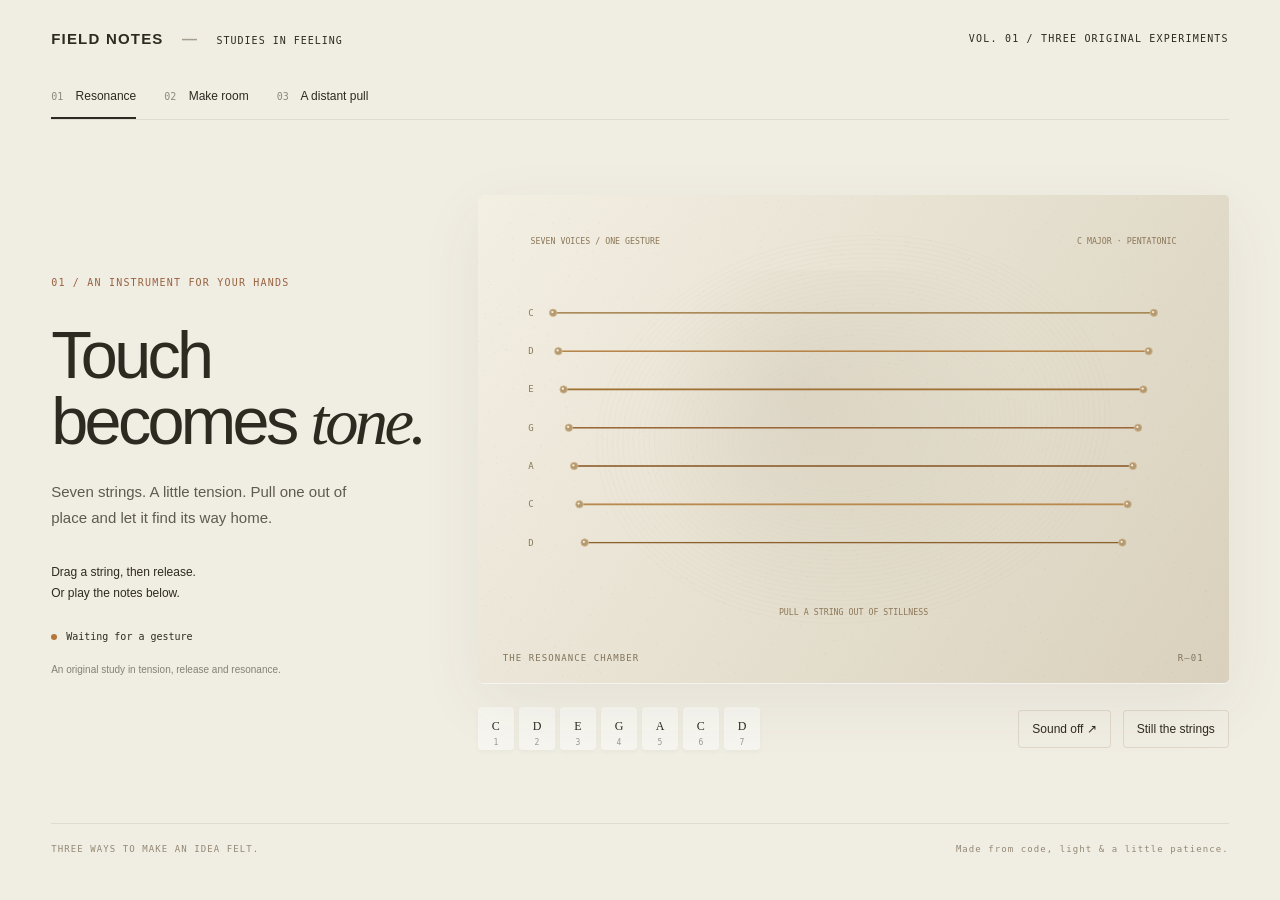
<file: design-visual-experiences/assets/benchmark-lab/index.html>
<!doctype html><html lang="en"><head><meta charset="utf-8"><meta name="viewport" content="width=device-width,initial-scale=1"><title>Studies in feeling — Motion benchmarks</title><link rel="stylesheet" href="style.css"></head><body data-study="strings">
<header><a class="brand" href="#main">FIELD NOTES <span>—</span> <small>STUDIES IN FEELING</small></a><span class="edition">VOL. 01 / THREE ORIGINAL EXPERIMENTS</span></header>
<nav aria-label="Choose an experience"><button data-study="strings" aria-pressed="true"><span>01</span> Resonance</button><button data-study="film" aria-pressed="false"><span>02</span> Make room</button><button data-study="tides" aria-pressed="false"><span>03</span> A distant pull</button></nav>
<main id="main"><section class="intro"><p class="eyebrow" id="eyebrow">01 / AN INSTRUMENT FOR YOUR HANDS</p><h1 id="headline">Touch becomes <em>tone.</em></h1><p id="description">Seven strings. A little tension. Pull one out of place and let it find its way home.</p><div class="instruction" id="instruction">Drag a string, then release.<br>Or play the notes below.</div><div class="status"><span class="light"></span><span id="status" aria-live="polite">Waiting for a gesture</span></div><div class="detail" id="detail">An original study in tension, release and resonance.</div></section>
<section class="work" aria-label="Experience"><div class="stage"><canvas id="canvas" width="1000" height="650" role="img" aria-label="Seven horizontal strings. Use the note buttons to play without dragging."></canvas><div class="stage-caption"><span id="caption">THE RESONANCE CHAMBER</span><span id="code">R—01</span></div></div>
<div class="controls" id="strings-controls"><div class="notes" aria-label="Play a note"><button data-note="0">C<small>1</small></button><button data-note="1">D<small>2</small></button><button data-note="2">E<small>3</small></button><button data-note="3">G<small>4</small></button><button data-note="4">A<small>5</small></button><button data-note="5">C<small>6</small></button><button data-note="6">D<small>7</small></button></div><button id="sound" aria-pressed="false">Sound off ↗</button><button id="reset-strings">Still the strings</button></div>
<div class="controls" id="film-controls" hidden><button id="play">Play film ↗</button><label class="range-label">Position<input id="timeline" type="range" min="0" max="12" step="0.01" value="0"></label><output id="timecode">00.00 / 12.00</output><button id="replay">Replay</button></div>
<div class="controls" id="tides-controls" hidden><label class="range-label">Moon angle<input id="moon" type="range" min="0" max="360" step="1" value="25"></label><button id="aligned">Aligned</button><button id="quarter">Right angle</button><label class="check"><input id="solar" type="checkbox" checked> Add the Sun</label></div>
<p id="comparison" class="comparison" aria-live="polite"></p></section></main><footer><span>THREE WAYS TO MAKE AN IDEA FELT.</span><span>Made from code, light & a little patience.</span><a id="source" href="https://oceanservice.noaa.gov/facts/springtide.html" target="_blank" rel="noreferrer" hidden>About spring & neap tides ↗</a></footer><script type="module" src="app.mjs"></script></body></html>
</file>
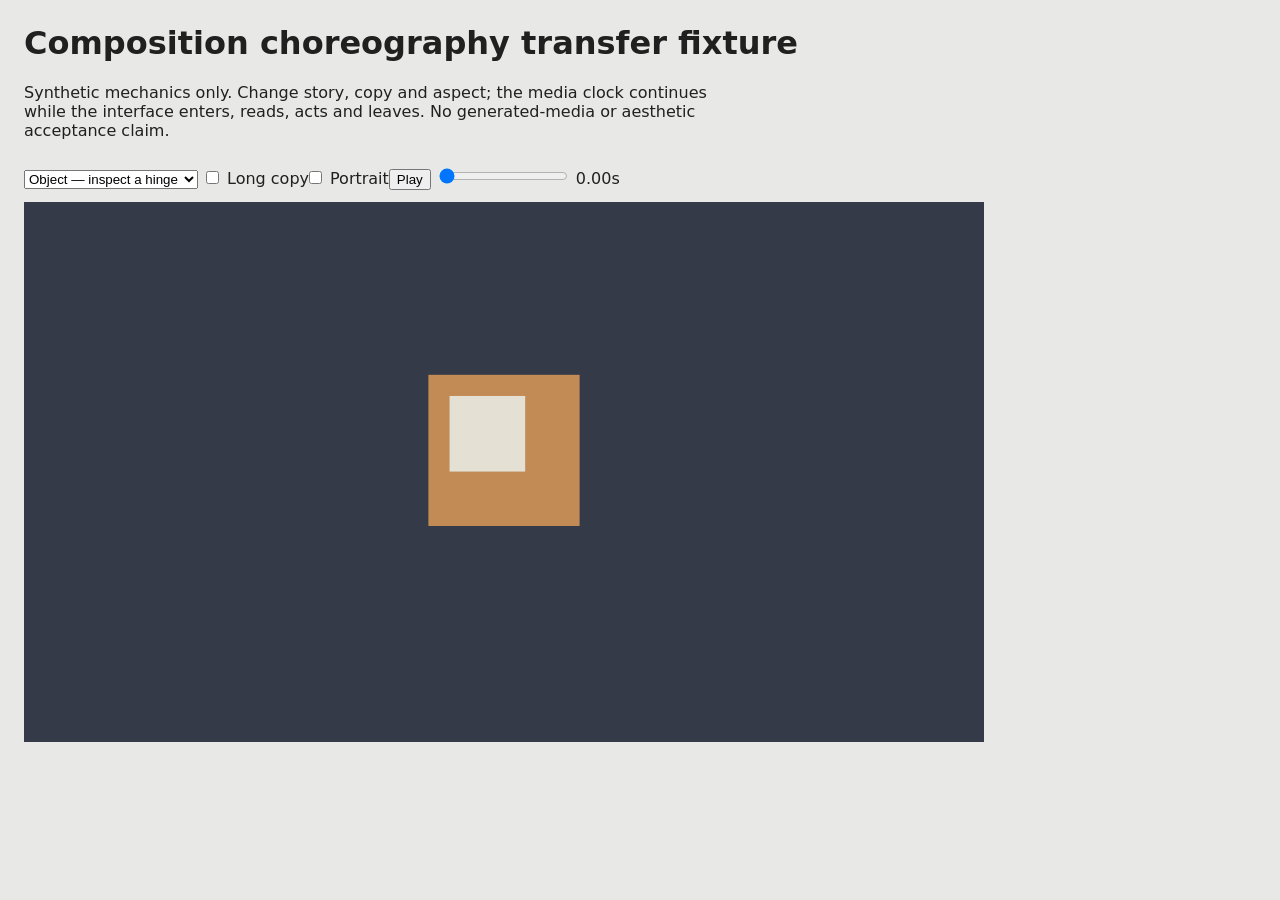
<file: design-visual-experiences/assets/choreography-study.html>
<!doctype html><html lang="en"><meta charset="utf-8"><title>Composition choreography transfer fixture</title>
<style>body{margin:24px;background:#e8e8e6;color:#202020;font:16px system-ui}canvas{display:block;max-width:100%;max-height:74vh;background:#161719}button,select,input{margin:12px 8px 12px 0}p{max-width:70ch}</style>
<h1>Composition choreography transfer fixture</h1><p>Synthetic mechanics only. Change story, copy and aspect; the media clock continues while the interface enters, reads, acts and leaves. No generated-media or aesthetic acceptance claim.</p>
<select id="story"><option value="object">Object — inspect a hinge</option><option value="space">Space — reshape a room</option></select><label><input type="checkbox" id="long">Long copy</label><label><input type="checkbox" id="portrait">Portrait</label><button id="play">Play</button><input id="seek" type="range" min="0" max="6" step="0.01" value="0"><output id="time"></output><canvas id="film" width="960" height="540"></canvas>
<script type="module">
import {compileChoreography,pressScale,visibilityEnvelope} from './choreography-kernel.mjs';
import {compileSequence} from './scene-kernel.mjs';
const canvas=document.querySelector('canvas'),ctx=canvas.getContext('2d');
const story=document.querySelector('#story'),long=document.querySelector('#long'),portrait=document.querySelector('#portrait');
const inner=compileSequence({sources:{wide:{duration:3,pts:Array.from({length:72},(_,i)=>i/24)},detail:{duration:3,pts:Array.from({length:72},(_,i)=>i/24)}},clips:[{source:'wide',in:0,out:3},{source:'detail',in:0,out:3}]});
let compiled,copy,lines,clock=0,running=false,last=0;
function wrap(text,width){let rows=[''];for(const word of text.split(' ')){const i=rows.length-1,test=rows[i]?rows[i]+' '+word:word;if(ctx.measureText(test).width>width&&rows[i])rows.push(word);else rows[i]=test;}return rows;}
function setup(){
 canvas.width=portrait.checked?540:960;canvas.height=portrait.checked?960:540;
 copy=story.value==='object'?'Show the hinge opening':'Open the room to daylight';
 if(long.checked)copy+=' and preserve the original material while revealing the construction';
 ctx.font='24px system-ui';lines=wrap(copy,canvas.width*.78-48);
 const complete=1.05+copy.length*.014,act=complete+.55,exit=act+.38,gone=exit+.22;
 compiled=compileChoreography({scene:{duration:6,cues:{complete,act,exit,gone},objects:{layout:{values:{progress:0}},text:{values:{opacity:0}}},tracks:[
 {target:'layout',property:'progress',at:.4,end:1.05,from:0,to:1,ease:'smoother'},
 {target:'text',property:'opacity',at:1,end:1.05,from:0,to:1},
 {target:'layout',property:'progress',at:{cue:'exit'},end:{cue:'gone'},from:1,to:0,ease:'out4'},
 {target:'text',property:'opacity',at:{cue:'exit'},end:{cue:'gone'},from:1,to:0}]},
 relations:[{id:'read-before-act',before:{cue:'complete'},after:{cue:'act'},minGap:.55}],
 holds:[{id:'read',at:{cue:'complete'},end:{cue:'act'},channels:[{target:'layout',property:'progress',min:1,max:1},{target:'text',property:'opacity',min:1,max:1}]}]});
 render(clock);
}
function render(t){
 clock=t;const state=compiled.sample(t),p=state.layout.progress,w=canvas.width,h=canvas.height;
 const source=inner.sample(Math.min(t,6-1e-9)),accent=story.value==='object'?'#c28b56':'#7faaa3';
 ctx.fillStyle='#181a1e';ctx.fillRect(0,0,w,h);
 const panelHeight=lines.length*31+78,mediaHeight=h-p*(panelHeight+65),margin=24*p;
 ctx.save();ctx.beginPath();ctx.roundRect(margin,margin,w-margin*2,mediaHeight-margin*2,22*p);ctx.clip();
 ctx.fillStyle=story.value==='object'?'#343a47':'#334643';ctx.fillRect(0,0,w,h);
 const x=w*.5+Math.sin(t)*w*.1,y=mediaHeight*.46,size=(source.source==='detail'?1.45:1)*Math.min(w,mediaHeight)*.28;
 ctx.translate(x,y);ctx.rotate(t*.2);ctx.fillStyle=accent;ctx.fillRect(-size/2,-size/2,size,size);ctx.fillStyle='#e5e0d4';ctx.fillRect(-size*.36,-size*.36,size*.5,size*.5);ctx.restore();
 const visible=visibilityEnvelope(t,{enter:.45,ready:1.05,exit:compiled.cues.exit,gone:compiled.cues.gone});
 ctx.save();ctx.globalAlpha=visible;const px=w*.11,py=h-panelHeight-24+(1-p)*50,pw=w*.78;
 ctx.fillStyle='#f3f1ec';ctx.beginPath();ctx.roundRect(px,py,pw,panelHeight,20);ctx.fill();
 const count=Math.floor(Math.max(0,Math.min(1,(t-1.05)/(compiled.cues.complete-1.05)))*copy.length);
 ctx.fillStyle='#24262a';ctx.font='24px system-ui';ctx.globalAlpha=visible*state.text.opacity;
 wrap(copy.slice(0,count),pw-48).forEach((line,i)=>ctx.fillText(line,px+24,py+37+i*31));
 ctx.globalAlpha=visible;const scale=pressScale(t,{at:compiled.cues.act,duration:.18,depth:.07});ctx.translate(px+pw-62,py+panelHeight-32);ctx.scale(scale,scale);ctx.fillStyle=accent;ctx.beginPath();ctx.roundRect(-38,-18,76,36,18);ctx.fill();ctx.fillStyle='#111';ctx.font='18px system-ui';ctx.fillText('Apply',-23,6);ctx.restore();
 document.querySelector('#seek').value=t;document.querySelector('#time').value=t.toFixed(2)+'s';
 return {state,source,cues:compiled.cues,lines,copy,width:w,height:h};
}
window.fixture={render,configure(options){story.value=options.story??'object';long.checked=!!options.long;portrait.checked=!!options.portrait;setup();return render(0);}};
for(const e of [story,long,portrait])e.onchange=setup;
document.querySelector('#seek').oninput=e=>{running=false;render(+e.target.value);};
document.querySelector('#play').onclick=()=>{running=!running;if(clock>=6)clock=0;last=performance.now();};
function tick(now){if(running){clock=Math.min(6,clock+(now-last)/1000);render(clock);if(clock===6)running=false;}last=now;requestAnimationFrame(tick);}setup();requestAnimationFrame(tick);
</script></html>
</file>
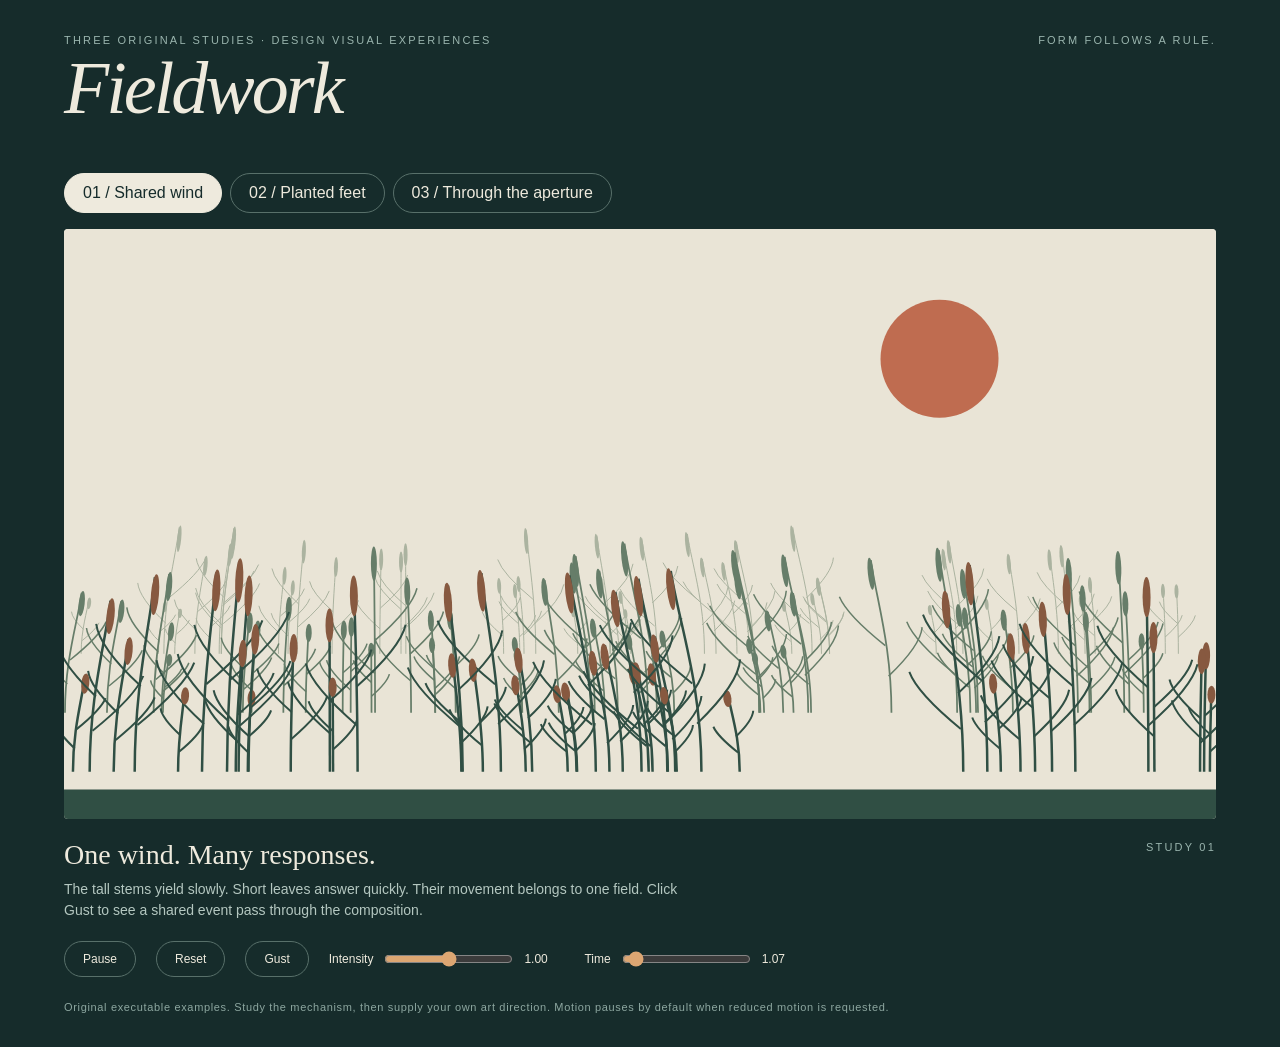
<file: design-visual-experiences/assets/mechanism-studies.html>
<!doctype html><html lang="en"><meta charset="utf-8"><meta name="viewport" content="width=device-width,initial-scale=1"><title>Fieldwork — motion studies</title>
<style>
:root{font-family:Arial,sans-serif;color:#eeeadd;background:#162c2b;color-scheme:dark}*{box-sizing:border-box}[hidden]{display:none!important}body{margin:0}main{max-width:1500px;margin:auto;padding:34px 5vw}header{display:flex;justify-content:space-between;align-items:baseline;gap:25px}h1{font:italic clamp(38px,6vw,74px) Georgia,serif;margin:0 0 16px;letter-spacing:-.04em}.eyebrow{font-size:11px;letter-spacing:.2em;text-transform:uppercase;color:#9ab5ae}.nav{display:flex;gap:8px;flex-wrap:wrap;margin:26px 0 16px}button{font:inherit;color:inherit;background:transparent;border:1px solid #58706a;border-radius:30px;padding:10px 18px;cursor:pointer}button[aria-pressed=true]{background:#eeeadd;color:#162c2b;border-color:#eeeadd}button:focus-visible,input:focus-visible{outline:3px solid #dca672;outline-offset:4px}.stage{position:relative;overflow:hidden;border-radius:4px;background:#e9e4d6}canvas{width:100%;height:clamp(300px,50vw,590px);display:block;touch-action:pan-y}.caption{display:flex;justify-content:space-between;gap:30px;margin:20px 0;line-height:1.5}.caption h2{font:28px Georgia,serif;margin:0 0 8px}.caption p{margin:0;max-width:620px;color:#b4c7c0;font-size:14px}.controls{display:flex;align-items:center;gap:20px;flex-wrap:wrap;font-size:12px}label{display:flex;align-items:center;gap:9px}input{accent-color:#dca672}output{font-variant-numeric:tabular-nums;min-width:40px}footer{margin-top:24px;color:#8da7a0;font-size:11px;letter-spacing:.06em}@media(max-width:600px){main{padding:24px 20px}header,.caption{display:block}.caption>span{display:block;margin-top:10px}.nav button{padding:9px 13px}.controls{gap:14px}canvas{height:350px}}
</style>
<main><header><div><div class="eyebrow">Three original studies · Design visual experiences</div><h1>Fieldwork</h1></div><div class="eyebrow">Form follows a rule.</div></header>
<nav class="nav" aria-label="Choose a study"><button data-study="wind" aria-pressed="true">01 / Shared wind</button><button data-study="stride" aria-pressed="false">02 / Planted feet</button><button data-study="portal" aria-pressed="false">03 / Through the aperture</button></nav>
<div class="stage"><canvas id="scene" role="img" aria-label="Animated field of reeds responding to shared wind"></canvas></div>
<div class="caption"><div><h2 id="title">One wind. Many responses.</h2><p id="description">The tall stems yield slowly. Short leaves answer quickly. Their movement belongs to one field. Click Gust to see a shared event pass through the composition.</p></div><span class="eyebrow" id="number">Study 01</span></div>
<div class="controls"><button id="play">Pause</button><button id="reset">Reset</button><button id="gust">Gust</button><label>Intensity <input id="intensity" type="range" min="0" max="2" step=".05" value="1"><output id="amount">1.00</output></label><label>Time <input id="time" type="range" min="0" max="20" step=".01" value="0"><output id="clock">0.00</output></label></div>
<footer>Original executable examples. Study the mechanism, then supply your own art direction. Motion pauses by default when reduced motion is requested.</footer></main>
<script type="module">
import {seedFor,randomAt,sharedWind,envelopeAt,footAt,solveLimb,logZoom} from './experience-kernel.mjs';
const $=id=>document.getElementById(id),canvas=$('scene'),ctx=canvas.getContext('2d'),reduced=matchMedia('(prefers-reduced-motion: reduce)');
let study='wind',t=0,playing=!reduced.matches,last=performance.now(),events=[],W=1000,H=550,intensity=1;
const seed=seedFor('fieldwork','plants');
const copy={wind:['One wind. Many responses.','The tall stems yield slowly. Short leaves answer quickly. Their movement belongs to one field. Click Gust to see a shared event pass through the composition.','Animated field of reeds responding to shared wind'],stride:['The ground holds its promise.','During stance, the foot stays attached to the ground. The body passes over it; a two-segment leg solves the changing distance. Watch the little contact marks.','Walking figure with planted foot contacts'],portal:['A journey measured in ratios.','Scale grows exponentially, so each doubling takes the same time. One aperture becomes the next world. The geometry is evaluated directly from time.','Nested geometric apertures with continuous proportional zoom']};
function circle(x,y,r,c){ctx.fillStyle=c;ctx.beginPath();ctx.arc(x,y,r,0,Math.PI*2);ctx.fill()}
function line(x,y,a,b,width,color){ctx.strokeStyle=color;ctx.lineWidth=width;ctx.lineCap='round';ctx.beginPath();ctx.moveTo(x,y);ctx.lineTo(a,b);ctx.stroke()}
function wind(){
 ctx.fillStyle='#e9e4d6';ctx.fillRect(0,0,W,H);circle(W*.76,H*.22,H*.1,'#bf6c50');
 for(let layer=0;layer<3;layer++)for(let i=0;i<48;i++){
  const n=layer*100+i,x=randomAt(seed,n)*W,depth=layer/2,base=H*(.72+.2*depth),len=H*(.11+.22*randomAt(seed,n+400))*(.65+.45*depth);
  const pulse=envelopeAt(t-x/W*.5,events,.12,.9),bend=(sharedWind(x,t-layer*.12,intensity)+pulse*.6)*len*.2;
  const color=['#abb3a0','#667d69','#304f44'][layer],tipX=x+bend,tipY=base-len;
  ctx.strokeStyle=color;ctx.lineWidth=1+depth*1.5;ctx.beginPath();ctx.moveTo(x,base);ctx.bezierCurveTo(x,base-len*.45,tipX-bend*.25,tipY+len*.25,tipX,tipY);ctx.stroke();
  ctx.save();ctx.translate(tipX,tipY+len*.09);ctx.rotate(bend/len*.8);ctx.fillStyle=layer===2?'#875940':color;ctx.beginPath();ctx.ellipse(0,0,2+depth*2,len*.105,0,0,Math.PI*2);ctx.fill();ctx.restore();
  for(let k=0;k<2;k++){const yy=base-len*(.24+k*.2),xx=x+bend*(.14+k*.16),side=(i+k)%2?1:-1;ctx.strokeStyle=color;ctx.lineWidth=1+depth;ctx.beginPath();ctx.moveTo(xx,yy);ctx.quadraticCurveTo(xx+side*len*.23+bend*.15,yy-len*.2,xx+side*len*.26+bend*.3,yy-len*.32);ctx.stroke()}
 }
 ctx.fillStyle='#304f44';ctx.fillRect(0,H*.95,W,H*.05);
}
function stride(){
 ctx.fillStyle='#ebe6d9';ctx.fillRect(0,0,W,H);const scale=Math.min(W/850,H/430),speed=90/1.4,world=t*speed;ctx.save();ctx.translate(W*.48,H*.72);ctx.scale(scale,scale);
 line(-W/scale,0,W/scale,0,1,'#b6b9aa');for(let k=Math.floor(world/40)-20;k<world/40+25;k++)line(k*40-world,4,k*40-world,10,1,'#9fae9e');
 const root={x:world,y:-108+Math.sin(t/1.4*4*Math.PI)*2};
 for(const [offset,color] of [[.5,'#9ba797'],[0,'#2f5149']]){
  const f=footAt(t,{stride:90,period:1.4,offset,lift:27}),target={x:f.x,y:f.y-5},leg=solveLimb(root,target,64,64,-1);
  line(root.x-world,root.y,leg.joint.x-world,leg.joint.y,10,color);line(leg.joint.x-world,leg.joint.y,leg.end.x-world,leg.end.y,8,color);line(leg.end.x-world-5,leg.end.y,leg.end.x-world+15,leg.end.y,8,color);
  if(f.stance){circle(f.x-world,6,3,'#ba6d50');line(f.x-world-9,13,f.x-world+9,13,2,'#ba6d50')}
 }
 ctx.fillStyle='#bd6e4f';ctx.beginPath();ctx.roundRect(-25,root.y-63,49,68,17);ctx.fill();circle(6,root.y-82,23,'#2f5149');circle(15,root.y-85,3,'#ebe6d9');
 const arm=Math.sin(t/1.4*2*Math.PI)*17*intensity;line(-4,root.y-43,arm+5,root.y-15,8,'#ebe6d9');ctx.restore();
}
function portal(){
 const colors=['#203e3a','#e9e4d6','#ba6d50','#7b9581'];ctx.fillStyle=colors[0];ctx.fillRect(0,0,W,H);const duration=4,cycle=Math.floor(t/duration),q=(t/duration)-cycle;const zoom=logZoom(1,3,q),max=Math.max(W,H)*1.6;
 for(let i=-1;i<8;i++){
  const radius=max*Math.pow(3,-i)*zoom;ctx.fillStyle=colors[((cycle+i)%4+4)%4];ctx.beginPath();ctx.ellipse(W*.5,H*.5,radius*.67,radius,Math.PI/9,0,Math.PI*2);ctx.fill();
  if(radius>2){const a=t*.3+cycle+i;circle(W*.5+Math.cos(a)*radius*.4,H*.5+Math.sin(a)*radius*.5,Math.max(1,radius*.016),'#e9c893')}
 }
}
function render(){const d=Math.min(devicePixelRatio||1,2),r=canvas.getBoundingClientRect();W=r.width;H=r.height;if(canvas.width!==Math.round(W*d)||canvas.height!==Math.round(H*d)){canvas.width=Math.round(W*d);canvas.height=Math.round(H*d)}ctx.setTransform(d,0,0,d,0,0);({wind,stride,portal})[study]();$('clock').value=t.toFixed(2);$('time').value=t;$('play').textContent=playing?'Pause':'Play';}
for(const b of document.querySelectorAll('[data-study]'))b.onclick=()=>{study=b.dataset.study;t=0;events=[];document.querySelectorAll('[data-study]').forEach(x=>x.setAttribute('aria-pressed',x===b));$('title').textContent=copy[study][0];$('description').textContent=copy[study][1];canvas.setAttribute('aria-label',copy[study][2]);$('number').textContent='Study '+({wind:'01',stride:'02',portal:'03'})[study];$('gust').hidden=study!=='wind';$('intensity').closest('label').hidden=study==='portal';render()};
$('play').onclick=()=>{if(t>=20){t=0;events=[]}playing=!playing;last=performance.now();render()};$('reset').onclick=()=>{t=0;events=[];render()};$('gust').onclick=()=>{events.push({time:t-.01,strength:1.5});playing=true;last=performance.now();render()};$('intensity').oninput=e=>{intensity=Number(e.target.value);$('amount').value=intensity.toFixed(2);render()};$('time').oninput=e=>{t=Number(e.target.value);playing=false;render()};
reduced.addEventListener('change',e=>{if(e.matches)playing=false;render()});window.addEventListener('resize',render);
window.studyFrame=(at,name=study)=>{if(!copy[name])throw Error('Unknown study');study=name;t=at;playing=false;render()};
function tick(now){if(playing){t+=Math.min((now-last)/1000,.1);if(t>=20){t=20;playing=false}}last=now;render();requestAnimationFrame(tick)}render();requestAnimationFrame(tick);
</script></html>
</file>
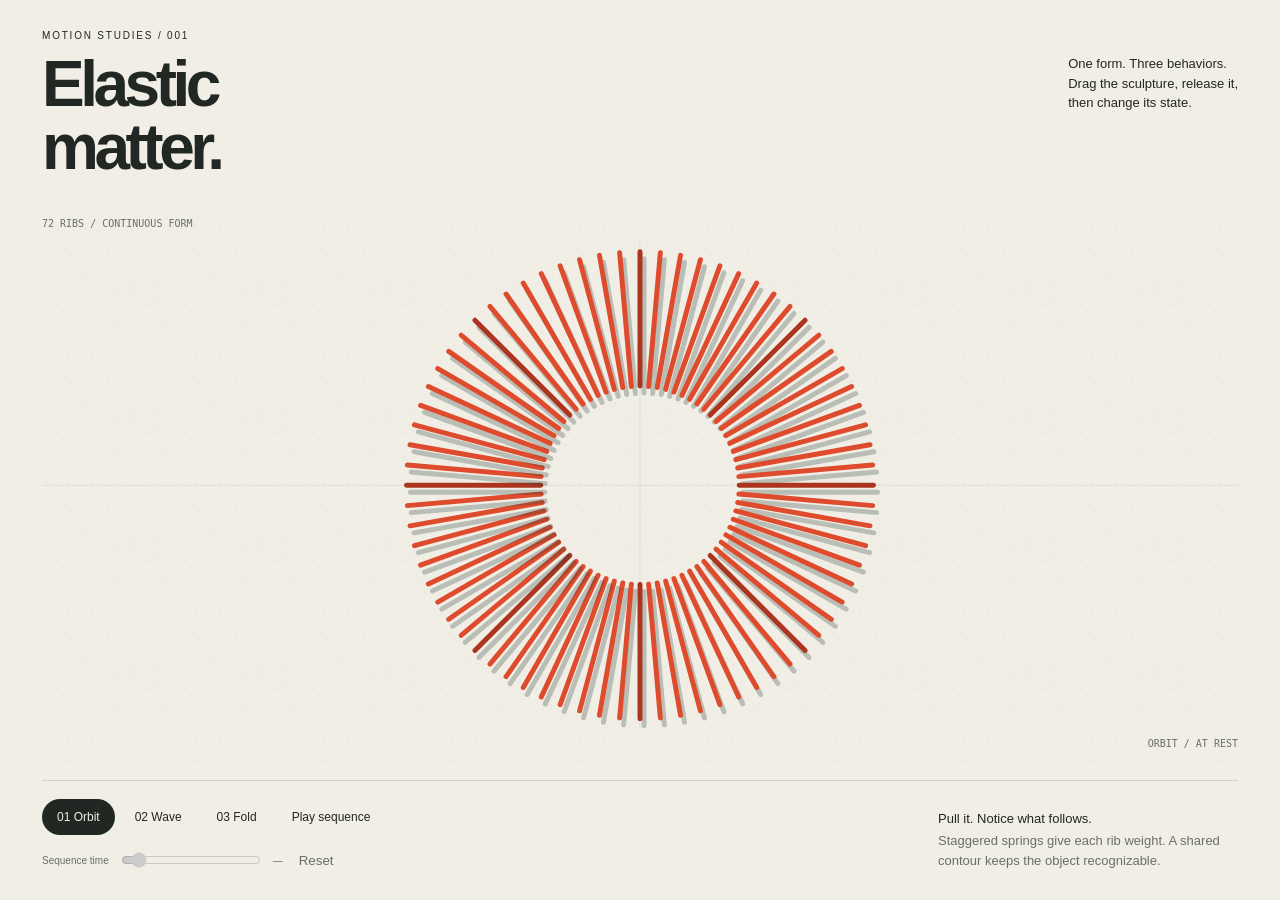
<file: design-visual-experiences/assets/motion-study.html>
<!doctype html>
<html lang="en">
<meta charset="utf-8">
<meta name="viewport" content="width=device-width,initial-scale=1">
<title>Elastic Matter — a motion study</title>
<style>
:root{color-scheme:light;--paper:#f1eee5;--ink:#212722;--muted:#687168;--orange:#dc4b28}
*{box-sizing:border-box}body{margin:0;background:var(--paper);color:var(--ink);font-family:Arial,Helvetica,sans-serif}
main{min-height:100svh;display:grid;grid-template-rows:auto 1fr auto;padding:30px 42px;gap:18px}
header{display:flex;align-items:start;justify-content:space-between;gap:30px}h1{font-size:clamp(30px,5vw,66px);line-height:.98;letter-spacing:-.07em;margin:12px 0}p{margin:0;line-height:1.5;font-size:13px}.eyebrow{font-size:10px;letter-spacing:.18em;text-transform:uppercase}.intro{max-width:240px;padding-top:24px}
.stage{position:relative;min-height:420px;display:grid;place-items:center;isolation:isolate}canvas{width:100%;height:100%;position:absolute;inset:0;touch-action:none;cursor:grab}canvas:active{cursor:grabbing}canvas:focus-visible{outline:2px solid var(--orange);outline-offset:3px}.axis{position:absolute;font-family:monospace;font-size:10px;color:var(--muted);pointer-events:none}.axis.top{left:0;top:10px}.axis.bottom{right:0;bottom:14px}
footer{display:flex;align-items:end;justify-content:space-between;gap:30px;padding-top:18px;box-shadow:0 -1px #21272225}.controls{display:flex;gap:5px;flex-wrap:wrap}.controls button{border:0;background:transparent;color:var(--ink);padding:11px 15px;border-radius:24px;font-size:12px;cursor:pointer}.controls button[aria-pressed=true]{background:var(--ink);color:var(--paper)}button:focus-visible{outline:2px solid var(--orange);outline-offset:2px}.detail{max-width:300px;color:var(--muted)}#status{color:var(--ink);margin-bottom:3px}.scrubber{display:flex;align-items:center;gap:10px;margin-top:15px;font-size:10px;color:var(--muted)}input{accent-color:var(--orange);width:140px}a{color:inherit}
@media(max-width:650px){main{padding:20px;gap:12px}header{gap:15px}.intro{max-width:145px;font-size:11px;padding-top:4px}.stage{min-height:390px}footer{align-items:start;flex-direction:column;gap:18px}h1{font-size:44px}.controls button{padding:10px 13px}.detail{max-width:none}}
</style>
<main>
<header><div><div class="eyebrow">Motion studies / 001</div><h1>Elastic<br>matter.</h1></div><p class="intro">One form. Three behaviors.<br>Drag the sculpture, release it,<br>then change its state.</p></header>
<section class="stage" aria-label="Interactive kinetic sculpture">
<canvas tabindex="0" role="img" aria-label="Coral ribs morph between an orbit, wave, and folded ribbon. Drag to pull; arrow keys also pull; Escape releases."></canvas>
<span class="axis top">72 RIBS / CONTINUOUS FORM</span><span class="axis bottom" id="readout">ORBIT — 01</span>
</section>
<footer><div><div class="controls" aria-label="Sculpture states">
<button data-mode="orbit" aria-pressed="true">01 Orbit</button><button data-mode="wave" aria-pressed="false">02 Wave</button><button data-mode="fold" aria-pressed="false">03 Fold</button><button id="sequence" aria-pressed="false">Play sequence</button>
</div><div class="scrubber"><label for="timeline">Sequence time</label><input id="timeline" type="range" min="0" max="12" step="0.01" value="0"><output id="time">0.00s</output><button id="reset" style="border:0;background:none;color:inherit;cursor:pointer">Reset</button></div></div>
<div class="detail"><p id="status" role="status">Pull it. Notice what follows.</p><p>Staggered springs give each rib weight. A shared contour keeps the object recognizable.</p></div></footer>
</main>
<script type="module">
import {clamp,mix,hash,targetTrack,release} from './motion-kernel.mjs';
const canvas=document.querySelector('canvas'),ctx=canvas.getContext('2d'),stage=document.querySelector('.stage');
const buttons=[...document.querySelectorAll('[data-mode]')],play=document.querySelector('#sequence'),slider=document.querySelector('#timeline');
const reduced=matchMedia('(prefers-reduced-motion: reduce)');
const params=new URLSearchParams(location.search);let mode='orbit',sequence=false,paused=params.has('frame'),clock=Number(params.get('frame')||0),previous=performance.now();
let events=[],initial=0,pull={x:0,y:0},held=false,released={time:0,x:0,y:0,vx:0,vy:0},lastPointer=null,velocity={x:0,y:0},W=1000,H=500,dpr=1;
const film=[{time:1,value:1},{time:4.5,value:2},{time:8,value:0}];
if(params.has('frame')){sequence=true;play.setAttribute('aria-pressed','true');play.textContent='Resume sequence'}
const grain=document.createElement('canvas');grain.width=grain.height=128;const gx=grain.getContext('2d');
for(let i=0;i<1000;i++){gx.fillStyle=`rgba(38,42,32,${hash(i+3)*.07})`;gx.fillRect(hash(i)*128,hash(i+9000)*128,1,1)}
function resize(){const b=stage.getBoundingClientRect();W=b.width;H=b.height;dpr=Math.min(devicePixelRatio||1,2);canvas.width=Math.round(W*dpr);canvas.height=Math.round(H*dpr);render(clock)}
new ResizeObserver(resize).observe(stage);
function property(t,delay){
 if(reduced.matches&&!sequence)return ({orbit:0,wave:1,fold:2})[mode];
 const list=sequence?film:events;
 return targetTrack(t-delay,sequence?0:initial,list,10,0.83);
}
function shape(u,state){
 const a=u*Math.PI*2-Math.PI/2;
 const orbit={x:Math.cos(a)*.57,y:Math.sin(a)*.57,angle:a,len:.23};
 const wave={x:(u-.5)*1.95,y:Math.sin(u*Math.PI*2)*.20,angle:Math.PI/2,len:.18+.27*Math.pow(Math.sin(u*Math.PI),2)};
 const fold={x:(u-.5)*1.5,y:Math.sin(u*Math.PI*2)*.4,angle:Math.PI/2+Math.sin(u*Math.PI*2)*.9,len:.4};
 // Unwrapped angles prevent a mid-morph spin through the wrong direction.
 wave.angle= a+Math.atan2(Math.sin(wave.angle-a),Math.cos(wave.angle-a));
 fold.angle=wave.angle+Math.atan2(Math.sin(fold.angle-wave.angle),Math.cos(fold.angle-wave.angle));
 const p=state<=1?orbit:wave,q=state<=1?wave:fold,v=state<=1?state:state-1;
 return {x:mix(p.x,q.x,v),y:mix(p.y,q.y,v),angle:mix(p.angle,q.angle,v),len:mix(p.len,q.len,v)};
}
function currentPull(t){return held?pull:{x:release(t-released.time,released.x,released.vx,0,9,.55),y:release(t-released.time,released.y,released.vy,0,9,.55)}}
function render(t){
 ctx.setTransform(dpr,0,0,dpr,0,0);ctx.fillStyle='#f1eee5';ctx.fillRect(0,0,W,H);
 const S=Math.min(W/2.7,H/1.9),cx=W/2,cy=H/2,force=currentPull(t);
 ctx.strokeStyle='#21272212';ctx.lineWidth=1;ctx.beginPath();ctx.moveTo(0,cy);ctx.lineTo(W,cy);ctx.moveTo(cx,35);ctx.lineTo(cx,H-35);ctx.stroke();
 for(let i=0;i<72;i++){
  const u=i/72,p=shape(u,property(t,i*.0019)),local=(.3+.7*Math.pow(Math.sin(u*Math.PI),2));
  const x=cx+S*p.x+force.x*local,y=cy+S*p.y+force.y*local;
  const twist=(force.x*.0015+force.y*.001)*Math.sin(u*Math.PI);
  const a=p.angle+twist,dx=Math.cos(a)*p.len*S,dy=Math.sin(a)*p.len*S;
  ctx.lineWidth=Math.max(2.5,S*.017);ctx.lineCap='round';
  // A second restrained ink gives overlap depth without a glow/post stack.
  ctx.strokeStyle='#243c3745';ctx.beginPath();ctx.moveTo(x-dx+4,y-dy+7);ctx.lineTo(x+dx+4,y+dy+7);ctx.stroke();
  ctx.strokeStyle=i%9===0?'#ad3520':'#df4b2d';ctx.beginPath();ctx.moveTo(x-dx,y-dy);ctx.lineTo(x+dx,y+dy);ctx.stroke();
 }
 ctx.fillStyle=ctx.createPattern(grain,'repeat');ctx.fillRect(0,0,W,H);
 document.querySelector('#time').textContent=sequence?t.toFixed(2)+'s':'—';slider.disabled=!sequence;slider.value=clamp(t,0,12);
 buttons.forEach(b=>b.setAttribute('aria-pressed',!sequence&&b.dataset.mode===mode));
 document.querySelector('#readout').textContent=(sequence?'CONTINUOUS STUDY':mode.toUpperCase())+' / '+(held?'UNDER TENSION':'AT REST');
}
function releasePull(){if(!held)return;held=false;released={time:clock,x:pull.x,y:pull.y,vx:clamp(velocity.x,-900,900),vy:clamp(velocity.y,-900,900)};lastPointer=null;if(reduced.matches)released={time:clock,x:0,y:0,vx:0,vy:0}}
function takeOver(){if(sequence){initial=0;events=film.filter(e=>e.time<=clock);sequence=false}}
canvas.addEventListener('pointerdown',e=>{takeOver();play.setAttribute('aria-pressed','false');play.textContent='Play sequence';canvas.setPointerCapture(e.pointerId);const f=currentPull(clock);pull=f;held=true;velocity={x:0,y:0};lastPointer={x:e.clientX,y:e.clientY,now:performance.now()};paused=false});
canvas.addEventListener('pointermove',e=>{if(!held||!lastPointer)return;const now=performance.now(),dt=Math.max(.008,(now-lastPointer.now)/1000),dx=e.clientX-lastPointer.x,dy=e.clientY-lastPointer.y;pull={x:clamp(pull.x+dx,-W*.3,W*.3),y:clamp(pull.y+dy,-H*.3,H*.3)};velocity={x:mix(velocity.x,dx/dt,.4),y:mix(velocity.y,dy/dt,.4)};lastPointer={x:e.clientX,y:e.clientY,now}});
for(const ev of ['pointerup','pointercancel','lostpointercapture'])canvas.addEventListener(ev,releasePull);
canvas.addEventListener('keydown',e=>{const d={ArrowRight:[22,0],ArrowLeft:[-22,0],ArrowUp:[0,-22],ArrowDown:[0,22]}[e.key];if(d){e.preventDefault();takeOver();const f=currentPull(clock);held=true;pull={x:clamp(f.x+d[0],-W*.3,W*.3),y:clamp(f.y+d[1],-H*.3,H*.3)};velocity={x:0,y:0};paused=false}if(e.key==='Escape')releasePull()});
canvas.addEventListener('keyup',e=>{if(e.key.startsWith('Arrow'))releasePull()});canvas.addEventListener('blur',releasePull);
function choose(next){takeOver();mode=next;events.push({time:clock,value:({orbit:0,wave:1,fold:2})[mode]});paused=false;play.setAttribute('aria-pressed','false');play.textContent='Play sequence';buttons.forEach(b=>b.setAttribute('aria-pressed',b.dataset.mode===mode));document.querySelector('#status').textContent=({orbit:'A contour held in common.',wave:'Leading edges arrive first.',fold:'One shape, a different reading.'})[mode]}
buttons.forEach(b=>b.addEventListener('click',()=>choose(b.dataset.mode)));
play.addEventListener('click',()=>{if(sequence&&!paused){paused=true;play.textContent='Resume sequence';return}if(!sequence){sequence=true;clock=0;held=false;released={time:0,x:0,y:0,vx:0,vy:0}}paused=false;play.setAttribute('aria-pressed','true');play.textContent='Pause sequence';document.querySelector('#status').textContent='Orbit → wave → fold → orbit.'});
slider.addEventListener('input',()=>{sequence=true;paused=true;clock=Number(slider.value);held=false;released={time:0,x:0,y:0,vx:0,vy:0};play.textContent='Resume sequence';play.setAttribute('aria-pressed','true');render(clock)});
document.querySelector('#reset').addEventListener('click',()=>{mode='orbit';sequence=false;paused=false;clock=0;events=[];initial=0;held=false;released={time:0,x:0,y:0,vx:0,vy:0};buttons.forEach(b=>b.setAttribute('aria-pressed',b.dataset.mode==='orbit'));play.setAttribute('aria-pressed','false');play.textContent='Play sequence';document.querySelector('#status').textContent='Pull it. Notice what follows.';render(0)});
reduced.addEventListener('change',()=>{if(reduced.matches){paused=true;releasePull()}render(clock)});
window.seek=t=>{paused=true;sequence=true;clock=clamp(t,0,12);held=false;released={time:0,x:0,y:0,vx:0,vy:0};render(clock)};
function tick(now){const dt=Math.min((now-previous)/1000,.05);previous=now;if(!paused){clock+=dt;if(sequence&&clock>=12){clock=12;paused=true;play.textContent='Replay sequence';initial=0;events=film.slice();sequence=false;mode='orbit';buttons.forEach(b=>b.setAttribute('aria-pressed',b.dataset.mode==='orbit'));play.setAttribute('aria-pressed','false')}}render(clock);requestAnimationFrame(tick)}
resize();requestAnimationFrame(tick);
</script>
</html>
</file>
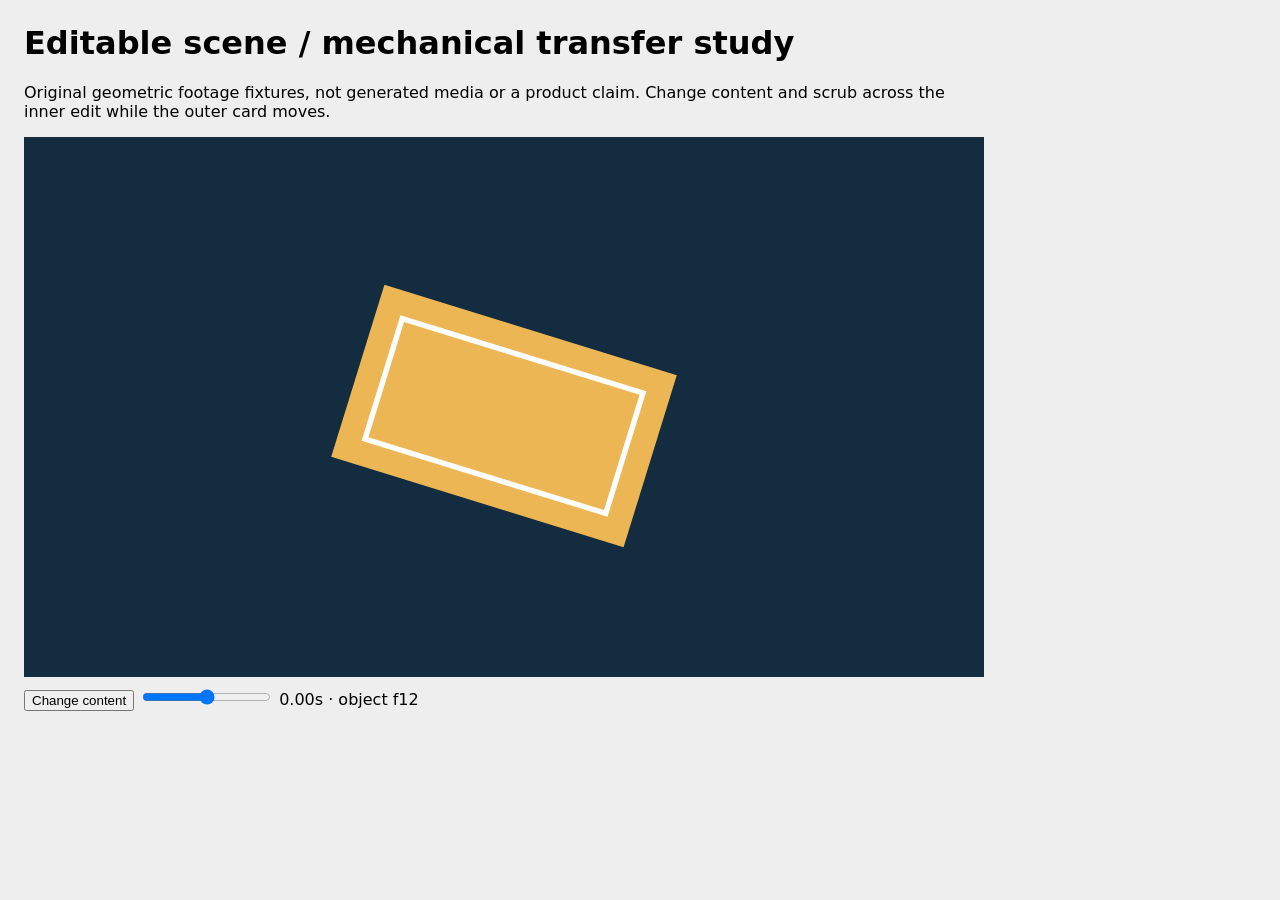
<file: design-visual-experiences/assets/scene-study.html>
<!doctype html><meta charset="utf-8"><title>Scene contract transfer study</title>
<style>body{margin:24px;background:#eee;font:16px system-ui}canvas{display:block;width:min(960px,100%);background:white}button,input{margin:12px 8px 0 0}p{max-width:960px}</style>
<h1>Editable scene / mechanical transfer study</h1>
<p>Original geometric footage fixtures, not generated media or a product claim. Change content and scrub across the inner edit while the outer card moves.</p>
<canvas width="960" height="540"></canvas><button id="variant">Change content</button><input id="seek" type="range" min="0" max="4" step=".01"><span id="clock"></span>
<script type="module">
import {compileScene,compileSequence,focalPlacement} from './scene-kernel.mjs';
const canvas=document.querySelector('canvas'),ctx=canvas.getContext('2d');
const sources={object:{duration:3,pts:Array.from({length:72},(_,i)=>i/24)},diagram:{duration:3,pts:Array.from({length:90},(_,i)=>i/30)}};
const edit=compileSequence({sources,clips:[{source:'object',in:.5,out:2.5},{source:'diagram',in:.2,out:2.2}]});
const variants=[{text:'Change the view.',ratio:16/9,submit:1.4},
 {text:'Show the object from another angle and keep the material detail visible.',ratio:9/16,submit:1.7}];
function wrap(text,width){const words=text.split(/\s+/),lines=[];let line='';for(const word of words){const next=line?line+' '+word:word;if(ctx.measureText(next).width>width&&line){lines.push(line);line=word;}else line=next;}if(line)lines.push(line);return lines;}
window.renderStudy=(variant,time)=>{
 const content=variants[variant],scene=compileScene({duration:4,cues:{send:content.submit,result:{cue:'send',offset:.25}},
  objects:{media:{values:{dock:0}},feedback:{values:{alpha:0}}},tracks:[
   {target:'media',property:'dock',at:.2,end:.9,from:0,to:1,ease:'smoother'},
   {target:'feedback',property:'alpha',at:{cue:'result'},end:{cue:'result',offset:.2},from:0,to:1}]});
 const state=scene.sample(time),media=edit.sample(Math.min(time,4-1e-6));
 ctx.fillStyle='#faf9f5';ctx.fillRect(0,0,960,540);ctx.font='20px sans-serif';
 const lines=wrap(content.text,350),panel={x:500,y:145,w:410,h:112+lines.length*26};
 ctx.fillStyle='#fff';ctx.fillRect(panel.x,panel.y,panel.w,panel.h);ctx.strokeStyle='#ccc';ctx.strokeRect(panel.x,panel.y,panel.w,panel.h);
 ctx.fillStyle='#262626';lines.forEach((line,i)=>ctx.fillText(line,panel.x+30,panel.y+42+i*26));
 const button={x:panel.x+292,y:panel.y+panel.h-52,w:90,h:32};
 ctx.fillStyle='#222';ctx.fillRect(button.x,button.y,button.w,button.h);ctx.fillStyle='white';ctx.font='16px sans-serif';ctx.fillText('Send',button.x+24,button.y+22);
 const p=state.media.dock,screenW=(1-p)*960+p*Math.min(350,300*content.ratio),screenH=(1-p)*540+p*Math.min(300,350/content.ratio);
 const camera={x:480-60*p,y:270,scale:1+.3*p};
 const focus=[480+(235-480)*p,270],g=focalPlacement({viewport:[960,540],camera,focus,size:[screenW,screenH]});
 ctx.save();ctx.translate(480,270);ctx.scale(camera.scale,camera.scale);ctx.translate(-camera.x,-camera.y);
 ctx.beginPath();ctx.rect(g.x,g.y,g.w,g.h);ctx.clip();ctx.fillStyle=media.source==='object'?'#142c40':'#d4e1c4';ctx.fillRect(g.x,g.y,g.w,g.h);
 const fit=Math.min(g.w/400,g.h/300);ctx.translate(g.x+g.w/2,g.y+g.h/2);ctx.scale(fit,fit);ctx.translate(-200,-150);
 const phase=media.pts;
 ctx.fillStyle=media.source==='object'?'#142c40':'#d4e1c4';ctx.fillRect(0,0,400,300);
 if(media.source==='object'){
  ctx.translate(200,155);ctx.rotate(phase*.6);ctx.fillStyle='#ecb654';ctx.fillRect(-85,-50,170,100);ctx.strokeStyle='white';ctx.lineWidth=3;ctx.strokeRect(-70,-35,140,70);
 }else{
  ctx.strokeStyle='#29473c';ctx.lineWidth=6;for(let i=0;i<3;i++){ctx.beginPath();ctx.arc(200,150,30+i*35+Math.sin(phase*3)*6,0,Math.PI*2);ctx.stroke();}
 }
 ctx.restore();ctx.globalAlpha=state.feedback.alpha;ctx.fillStyle='#262626';ctx.font='18px sans-serif';ctx.fillText('Authored response',530,panel.y+panel.h+42);ctx.globalAlpha=1;
 document.querySelector('#clock').textContent=`${time.toFixed(2)}s · ${media.source} f${media.frameIndex}`;
 return {media,lines,button,panel,measuredWidths:lines.map(line=>{ctx.font='20px sans-serif';return ctx.measureText(line).width}),resultTime:scene.cues.result,feedback:state.feedback.alpha,focus};
};
let variant=0;const seek=document.querySelector('#seek');seek.oninput=()=>renderStudy(variant,+seek.value);document.querySelector('#variant').onclick=()=>{variant=1-variant;renderStudy(variant,+seek.value)};
window.ready=Promise.resolve();renderStudy(0,0);
</script>
</file>
<file: design-visual-experiences/assets/benchmark-lab/style.css>
:root{font-family:Arial,Helvetica,sans-serif;color:#2d2a22;background:#f0ede3;font-synthesis:none}*{box-sizing:border-box}body{margin:0;transition:background .35s,color .35s}header{display:flex;align-items:center;justify-content:space-between;padding:30px 4vw 26px}.brand{font-size:15px;letter-spacing:.08em;font-weight:bold;text-decoration:none;color:inherit}.brand span{margin:0 13px;color:#a59d8d}.brand small{font:10px monospace;letter-spacing:.1em}.edition,.eyebrow,footer,.stage-caption{font:10px monospace;letter-spacing:.12em}nav{margin:0 4vw;display:flex;gap:28px;box-shadow:0 1px #b9b0a94d}button{font:12px Arial;color:inherit;cursor:pointer;border:0;background:none;padding:12px 14px;border-radius:4px}button:focus-visible,a:focus-visible,input:focus-visible{outline:3px solid #a86636;outline-offset:5px}nav button{border-radius:0;padding:16px 0;position:relative}nav button span{font:10px monospace;opacity:.5;margin-right:9px}nav button[aria-pressed=true]:after{content:'';position:absolute;bottom:0;left:0;right:0;height:2px;background:currentColor}main{padding:40px 4vw 30px;display:grid;grid-template-columns:minmax(250px,.8fr) minmax(0,1.6fr);gap:4vw;align-items:center;min-height:calc(100vh - 195px)}.intro{padding-bottom:10px}.eyebrow{color:#9b6240;font-size:10px;line-height:1.7}h1{font-size:clamp(44px,5.2vw,84px);font-weight:400;letter-spacing:-.055em;line-height:.99;max-width:440px;margin:32px 0 24px}h1 em{font-family:Georgia,serif;font-weight:400}#description{font-size:15px;line-height:1.7;max-width:300px;opacity:.75}.instruction{margin-top:32px;font-size:12px;line-height:1.7}.status{display:flex;align-items:center;gap:9px;font:10px monospace;margin-top:28px}.light{width:6px;height:6px;border-radius:50%;background:#b47739}.detail{font-size:10px;line-height:1.65;opacity:.55;max-width:300px;margin-top:20px}.stage{position:relative;width:100%;aspect-ratio:1000/650;overflow:hidden;background:#e7e1d3;box-shadow:0 1px 0 #fff9,0 20px 65px #57432b12;border-radius:5px}canvas{display:block;width:100%;height:100%;touch-action:pan-y}.stage-caption{position:absolute;left:25px;right:25px;bottom:20px;display:flex;justify-content:space-between;pointer-events:none;color:#82735a;font-size:9px}.controls{display:flex;align-items:center;gap:12px;min-height:75px;padding-top:16px;flex-wrap:wrap}.controls[hidden]{display:none}.controls>button{box-shadow:inset 0 0 0 1px #9b896738}.notes{display:flex;gap:5px;margin-right:auto}.notes button{width:36px;height:43px;background:#fff6;box-shadow:0 2px 5px #00000008;font-family:Georgia,serif}.notes small{display:block;font:8px monospace;opacity:.45;margin-top:4px}.notes button:active{transform:translateY(2px)}.range-label{display:flex;align-items:center;gap:12px;font-size:10px;flex:1;min-width:160px}input[type=range]{width:100%;accent-color:#a9683c}.check{font-size:11px;white-space:nowrap;display:flex;gap:5px;align-items:center}output{font:10px monospace}footer{margin:0 4vw;padding:20px 0;box-shadow:0 -1px #b9b0a94d;display:flex;justify-content:space-between;gap:15px;color:#938875;font-size:9px}footer a{color:inherit}body[data-study=film]{background:#f5eee7;color:#251c19}body[data-study=film] .stage-caption{color:#2a211bcc}body[data-study=tides]{background:#091c27;color:#e2ebe9}body[data-study=tides] .stage{background:#0b2332;box-shadow:0 0 0 1px #41657333}body[data-study=tides] .eyebrow{color:#b4cfcb}body[data-study=tides] .stage-caption{color:#85a8b3}body[data-study=tides] input{accent-color:#8ce0cb}body[data-study=tides] .light{background:#8ce0cb}body[data-study=tides] .controls>button{box-shadow:inset 0 0 0 1px #87b7bf55}body[data-study=tides] footer{color:#8ca7ad} @media(max-width:780px){header{padding-top:20px}.edition{display:none}.brand small{font-size:8px}nav{gap:24px}nav button{font-size:11px}main{grid-template-columns:1fr;gap:28px;padding-top:24px}.intro{display:grid;grid-template-columns:1fr 1fr;gap:0 24px}.eyebrow{grid-column:1/-1}h1{font-size:48px;margin:14px 0;grid-row:2/5}#description{font-size:13px;margin:14px 0 0}.instruction{margin-top:12px}.status{margin-top:14px}.detail{grid-column:1/-1;margin-top:10px}.controls{gap:9px}.notes{width:100%;justify-content:space-between}.notes button{flex:1}footer{font-size:8px}footer span:nth-child(2){display:none}}@media(prefers-reduced-motion:reduce){*{transition:none!important}}@media(max-width:400px){.brand small{display:none}nav{gap:20px}.intro{display:block}h1{font-size:46px}.instruction{margin-top:15px}.stage-caption{left:14px;right:14px;bottom:12px;font-size:7px}}

body[data-study="strings"] canvas,body[data-study="tides"] canvas{touch-action:none}body:not([data-study="tides"]) .comparison{display:none}.comparison{font:12px/1.5 monospace;opacity:.8;margin-top:18px}
</file>
